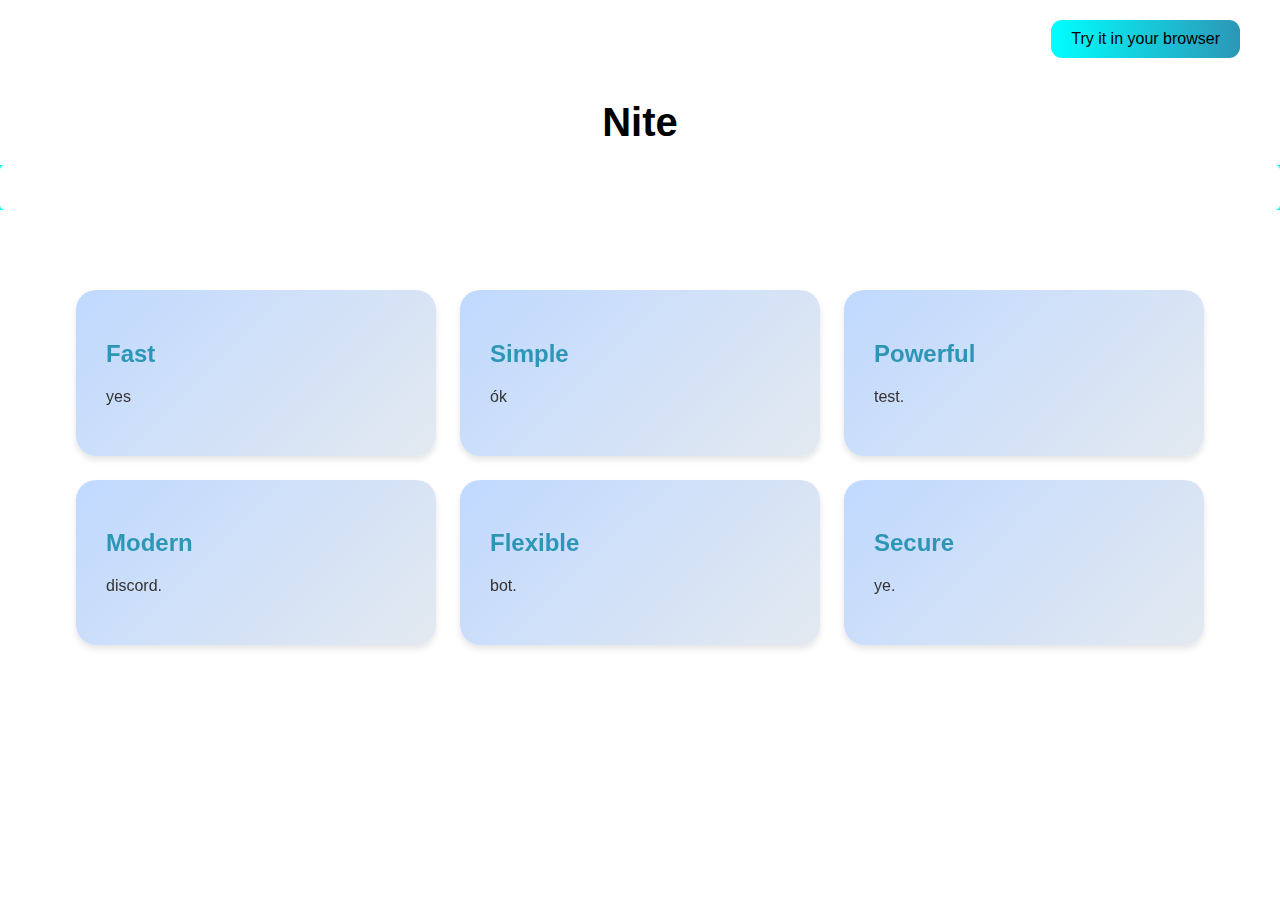
<file: index.html>
<!doctype html>
<html lang="en">
<head>
<meta charset="utf-8" />
<meta name="viewport" content="width=device-width, initial-scale=1" />
<title>Nite</title>
<link rel="stylesheet" href="styles.css">
<link rel="stylesheet" href="https://rsms.me/inter/inter.css">
</head>
<body class="body"></body>
<header class="site-header"></header>
<h1 class="niteTitle">Nite</h1>
<h1 class="niteTitleSub">the fun Discord Bot</h1>
<div class="tryBtn", id="tryBtn">Try it in your browser</div>
</header>
<div class="cards-container">
    <div class="card">
        <h2 class="card-title">Fast</h2>
        <p class="card-description">yes</p>
    </div>
    
    <div class="card">
        <h2 class="card-title">Simple</h2>
        <p class="card-description">ók</p>
    </div>
    
    <div class="card">
        <h2 class="card-title">Powerful</h2>
        <p class="card-description">test.</p>
    </div>
    
    <div class="card">
        <h2 class="card-title">Modern</h2>
        <p class="card-description">discord.</p>
    </div>
    
    <div class="card">
        <h2 class="card-title">Flexible</h2>
        <p class="card-description">bot.</p>
    </div>
    
    <div class="card">
        <h2 class="card-title">Secure</h2>
        <p class="card-description">ye.</p>
    </div>
</div>
<script src="main.js"></script>
</body>
</html>
</file>
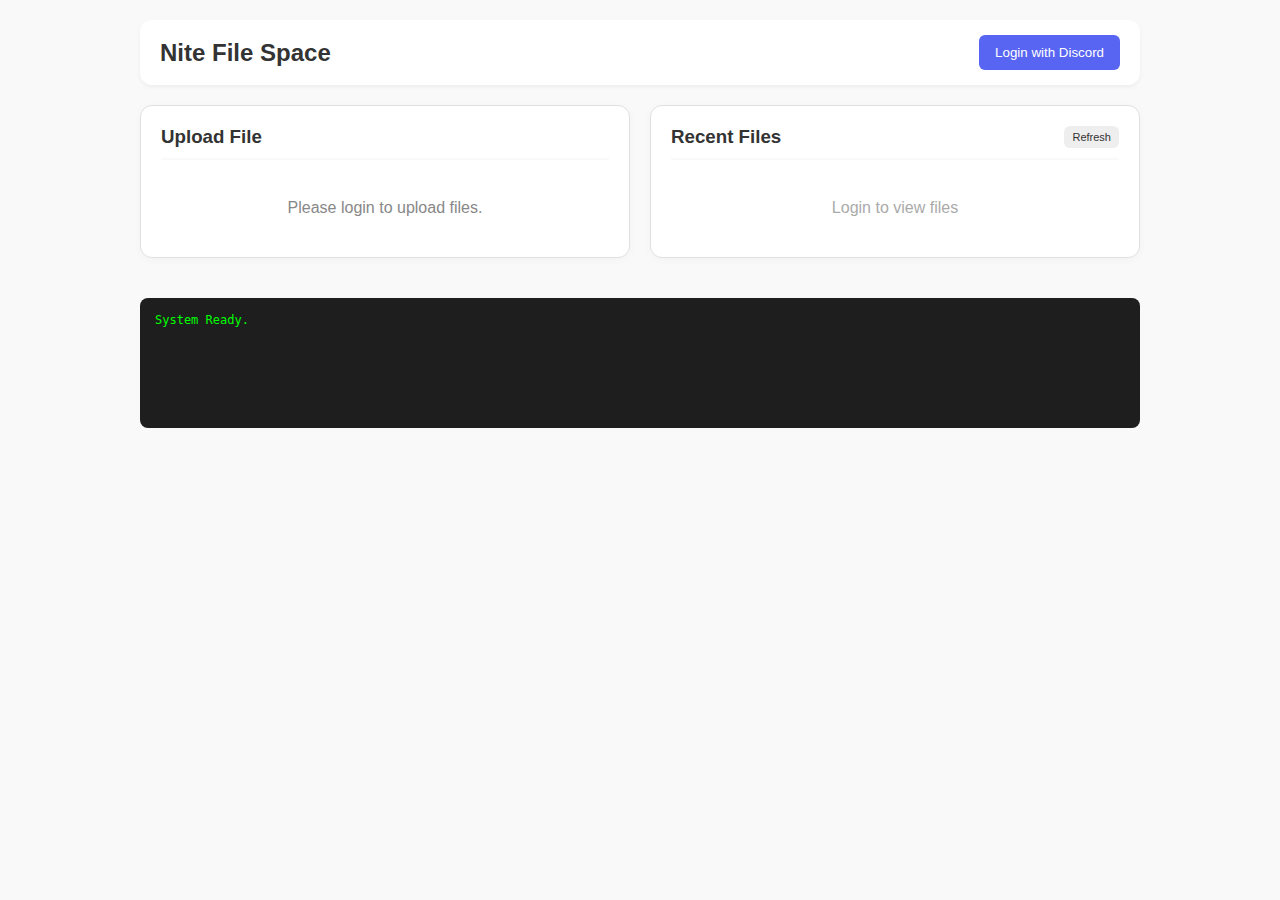
<file: fileService/index.html>
<!doctype html>
<html>
<head>
  <meta charset="utf-8" />
  <meta name="viewport" content="width=device-width, initial-scale=1.0" />
  <title>Nite File Space</title>
  <style>
    :root { --primary: #5865F2; --bg: #f9f9f9; --card: #fff; --border: #e0e0e0; }
    body { font-family: -apple-system, BlinkMacSystemFont, "Segoe UI", Roboto, sans-serif; background: var(--bg); margin: 0; padding: 20px; color: #333; }
    
    /* Layout Framework */
    .app-container { max-width: 1000px; margin: 0 auto; display: flex; flex-direction: column; gap: 20px; }
    .header { display: flex; justify-content: space-between; align-items: center; background: var(--card); padding: 15px 20px; border-radius: 12px; box-shadow: 0 2px 4px rgba(0,0,0,0.05); }
    .main-grid { display: grid; grid-template-columns: 1fr; gap: 20px; }
    
    /* Desktop Split (Tablet+) */
    @media (min-width: 768px) {
      .main-grid { grid-template-columns: 1fr 1fr; align-items: start; }
    }

    /* Cards */
    .card { background: var(--card); padding: 20px; border-radius: 12px; border: 1px solid var(--border); box-shadow: 0 2px 8px rgba(0,0,0,0.03); }
    .card h3 { margin-top: 0; border-bottom: 2px solid var(--bg); padding-bottom: 10px; display: flex; justify-content: space-between; }
    
    /* Components */
    button { background: var(--primary); color: white; border: none; padding: 10px 16px; border-radius: 6px; cursor: pointer; font-weight: 500; transition: opacity 0.2s; }
    button:hover { opacity: 0.9; }
    button.secondary { background: #eee; color: #333; }
    button:disabled { opacity: 0.5; cursor: not-allowed; }
    
    input[type="file"] { width: 100%; margin: 10px 0; padding: 10px; background: var(--bg); border-radius: 6px; }
    
    /* File List */
    .file-list { max-height: 500px; overflow-y: auto; display: flex; flex-direction: column; gap: 8px; }
    .file-item { display: flex; justify-content: space-between; align-items: center; padding: 12px; background: var(--bg); border-radius: 6px; border: 1px solid transparent; }
    .file-item:hover { border-color: #ddd; background: #fff; }
    .file-name { font-size: 14px; font-weight: 500; overflow: hidden; text-overflow: ellipsis; white-space: nowrap; max-width: 60%; }
    
    /* Debug Console */
    #debug { background: #1e1e1e; color: #0f0; padding: 15px; border-radius: 8px; font-family: monospace; font-size: 12px; height: 100px; overflow: auto; margin-top: 20px; }
    .status-badge { font-size: 12px; padding: 4px 8px; border-radius: 12px; background: #eee; }
    .status-badge.online { background: #d1fae5; color: #065f46; }
  </style>
</head>
<body>

<div class="app-container">
  <div class="header">
    <h2 style="margin:0">Nite File Space</h2>
    <div id="authSection">
      <button id="loginBtn">Login with Discord</button>
      <div id="userProfile" style="display:none; align-items:center; gap:10px">
        <span id="username" style="font-weight:600"></span>
        <button id="logoutBtn" class="secondary" style="padding:6px 12px; font-size:13px">Logout</button>
      </div>
    </div>
  </div>

  <div class="main-grid">
    <div class="card">
      <h3>Upload File</h3>
      <div id="uploadZone" style="display:none">
        <p style="color:#666; font-size:14px; margin-bottom:15px">Select a file to chunk and upload securely.</p>
        <input type="file" id="fileInput" />
        <button id="uploadBtn" style="width:100%; margin-top:10px">Upload to Cloud</button>
        <div id="uploadStatus" style="margin-top:15px; font-size:14px; min-height:20px"></div>
      </div>
      <div id="loginPrompt" style="text-align:center; padding:20px; color:#888;">
        Please login to upload files.
      </div>
    </div>

    <div class="card">
      <h3>
        Recent Files 
        <button id="refreshBtn" class="secondary" style="font-size:11px; padding:4px 8px">Refresh</button>
      </h3>
      <div id="fileList" class="file-list">
        <div style="text-align:center; padding:20px; color:#aaa">No files found</div>
      </div>
    </div>
  </div>

  <pre id="debug">System Ready.</pre>
</div>

<script>
const API = "https://nites-file-space.nite-87d.workers.dev";
const ENDPOINTS = {
  auth: `${API}/oauth/start`,
  upload: `${API}/upload`,
  list: `${API}/get_files`,
  download: `${API}/download`
};

// --- DOM Elements ---
const $ = (id) => document.getElementById(id);
const ui = {
  loginBtn: $("loginBtn"),
  logoutBtn: $("logoutBtn"),
  userProfile: $("userProfile"),
  username: $("username"),
  uploadZone: $("uploadZone"),
  loginPrompt: $("loginPrompt"),
  fileInput: $("fileInput"),
  uploadBtn: $("uploadBtn"),
  uploadStatus: $("uploadStatus"),
  fileList: $("fileList"),
  refreshBtn: $("refreshBtn"),
  debug: $("debug")
};

// --- State & Storage ---
let pollTimer = null;
const store = {
  get: () => localStorage.getItem("nite_token"),
  set: (t) => localStorage.setItem("nite_token", t),
  clear: () => localStorage.removeItem("nite_token")
};

const log = (msg) => {
  const text = typeof msg === "object" ? JSON.stringify(msg) : msg;
  ui.debug.textContent = `> ${text}\n${ui.debug.textContent}`;
};

// --- Authentication ---
function updateAuthState() {
  const token = store.get();
  const isLoggedIn = !!token;
  
  ui.loginBtn.style.display = isLoggedIn ? "none" : "block";
  ui.userProfile.style.display = isLoggedIn ? "flex" : "none";
  ui.uploadZone.style.display = isLoggedIn ? "block" : "none";
  ui.loginPrompt.style.display = isLoggedIn ? "none" : "block";
  
  if (isLoggedIn) {
    ui.username.textContent = "User Active"; 
    ui.username.className = "status-badge online";
    startPolling();
  } else {
    stopPolling();
    ui.fileList.innerHTML = '<div style="text-align:center; padding:20px; color:#aaa">Login to view files</div>';
  }
}

ui.loginBtn.onclick = () => {
  const popup = window.open(ENDPOINTS.auth, "discord_oauth", "width=500,height=800");
  if (!popup) return alert("Enable popups");
  
  window.onmessage = (e) => {
    if (e.data?.type === "discord_oauth" && e.data.token) {
      store.set(e.data.token);
      log("Auth Success");
      updateAuthState();
    }
  };
};

ui.logoutBtn.onclick = () => {
  store.clear();
  updateAuthState();
};

// --- File Operations ---
ui.uploadBtn.onclick = async () => {
  const file = ui.fileInput.files[0];
  const token = store.get();
  if (!file || !token) return;

  ui.uploadBtn.disabled = true;
  ui.uploadBtn.textContent = "Uploading...";
  ui.uploadStatus.textContent = "Starting upload stream...";

  const form = new FormData();
  form.append("file", file);

  try {
    const res = await fetch(ENDPOINTS.upload, {
      method: "POST",
      headers: { "x-session-token": token },
      body: form
    });
    const data = await res.json();
    
    if (res.ok) {
      log(`Uploaded: ${file.name}`);
      ui.uploadStatus.innerHTML = `<span style="color:green">✔ Success</span>`;
      ui.fileInput.value = ""; // clear input
      fetchFiles(); // instant refresh
    } else {
      throw new Error(data.error || "Upload failed");
    }
  } catch (e) {
    ui.uploadStatus.innerHTML = `<span style="color:red">✘ ${e.message}</span>`;
    log(e.message);
  } finally {
    ui.uploadBtn.disabled = false;
    ui.uploadBtn.textContent = "Upload to Cloud";
  }
};

async function fetchFiles() {
  const token = store.get();
  if (!token) return;

  try {
    const res = await fetch(ENDPOINTS.list, { headers: { "x-session-token": token } });
    if (!res.ok) return; // Silent fail on polling errors
    
    const files = await res.json();
    renderFiles(files);
  } catch (e) {
    console.error("Poll error", e);
  }
}

function renderFiles(list) {
  if (!list || list.length === 0) {
    ui.fileList.innerHTML = '<div style="text-align:center; padding:20px; color:#aaa">No files yet</div>';
    return;
  }

  // Simple diff: Only redraw if count changes (for demo smoothness)
  // In production, check IDs.
  if (ui.fileList.childElementCount === list.length) return;

  ui.fileList.innerHTML = "";
  list.forEach(file => {
    const el = document.createElement("div");
    el.className = "file-item";
    el.innerHTML = `
      <div class="file-name" title="${file.name}">${file.name}</div>
      <button class="secondary" onclick="downloadFile('${file.index || file.fileId}', '${file.name}')">Download</button>
    `;
    ui.fileList.appendChild(el);
  });
}

window.downloadFile = async (id, name) => {
  const token = store.get();
  if (!token) return alert("Login required");
  
  log(`Downloading ${name}...`);
  try {
    const url = `${ENDPOINTS.download}?id=${encodeURIComponent(id)}`;
    const res = await fetch(url, { headers: { "x-session-token": token } });
    if (!res.ok) throw await res.json();
    
    const blob = await res.blob();
    const link = document.createElement("a");
    link.href = URL.createObjectURL(blob);
    link.download = name;
    link.click();
    log(`Download complete: ${name}`);
  } catch (e) {
    log(`Download error: ${e.message || e}`);
  }
};

// --- Polling Logic ---
function startPolling() {
  stopPolling();
  
  // PC vs Mobile detection
  const isMobile = window.innerWidth < 768;
  const interval = isMobile ? 10000 : 2000;
  
  log(`Polling started: ${isMobile ? "Mobile (10s)" : "PC (2s)"}`);
  
  // Initial fetch
  fetchFiles();
  
  pollTimer = setInterval(fetchFiles, interval);
}

function stopPolling() {
  if (pollTimer) clearInterval(pollTimer);
}

// Handle resize to switch polling modes dynamicallly
let resizeTimeout;
window.addEventListener("resize", () => {
  clearTimeout(resizeTimeout);
  resizeTimeout = setTimeout(() => {
    if (store.get()) startPolling();
  }, 500);
});

ui.refreshBtn.onclick = () => {
  log("Manual refresh");
  fetchFiles();
};

// Init
updateAuthState();
</script>
</body>
</html>
</file>
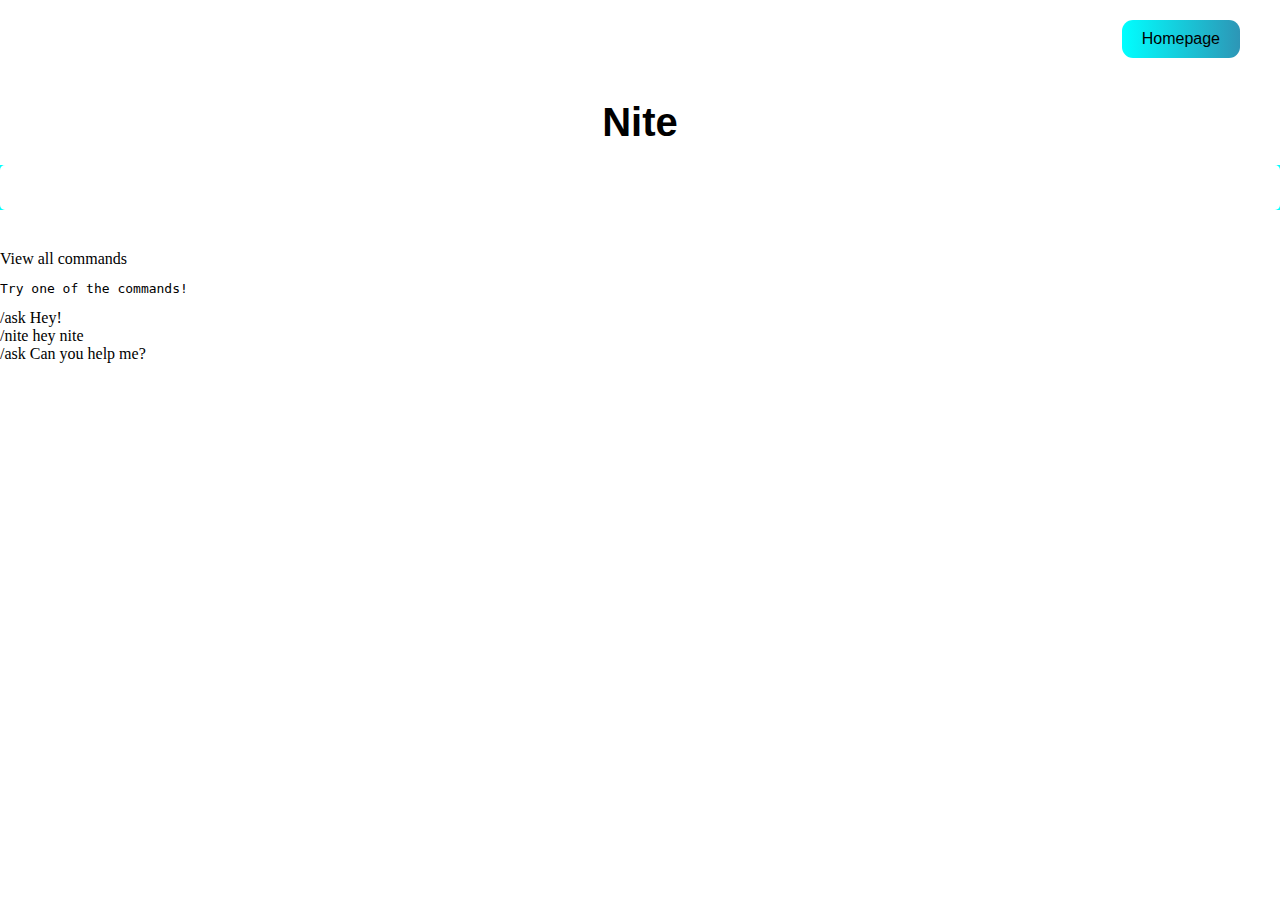
<file: try/index.html>
<!doctype html>
<html lang="en">

<head>
    <meta charset="utf-8" />
    <meta name="viewport" content="width=device-width, initial-scale=1" />
    <title>Nite</title>
    <link rel="stylesheet" href="../styles.css">
    <link rel="stylesheet" href="https://rsms.me/inter/inter.css">
</head>

<body class="body">
    <div id="pageWrapper">
        <header class="site-header"></header>
        <h1 class="niteTitle">Nite</h1>
        <h1 class="niteTitleSub">try Nite <b>online</b></h1>
        <div class="tryBtn" id="tryBtn">Homepage</div>
        <div class="viewAll" id="viewAll">View all commands</div>
        <pre id="output" , class="niteoutput">Try one of the commands!</pre>


        <div class="command-bar">
            <div class="command-item" data-index="0">
                <span class="command-label">Command 1</span>
            </div>
            <div class="command-item" data-index="1">
                <span class="command-label">Command 2</span>
            </div>
            <div class="command-item" data-index="2">
                <span class="command-label">Command 3</span>
            </div>
        </div>
    </div>
    <script src="main.js"></script>
</body>

</html>
</file>
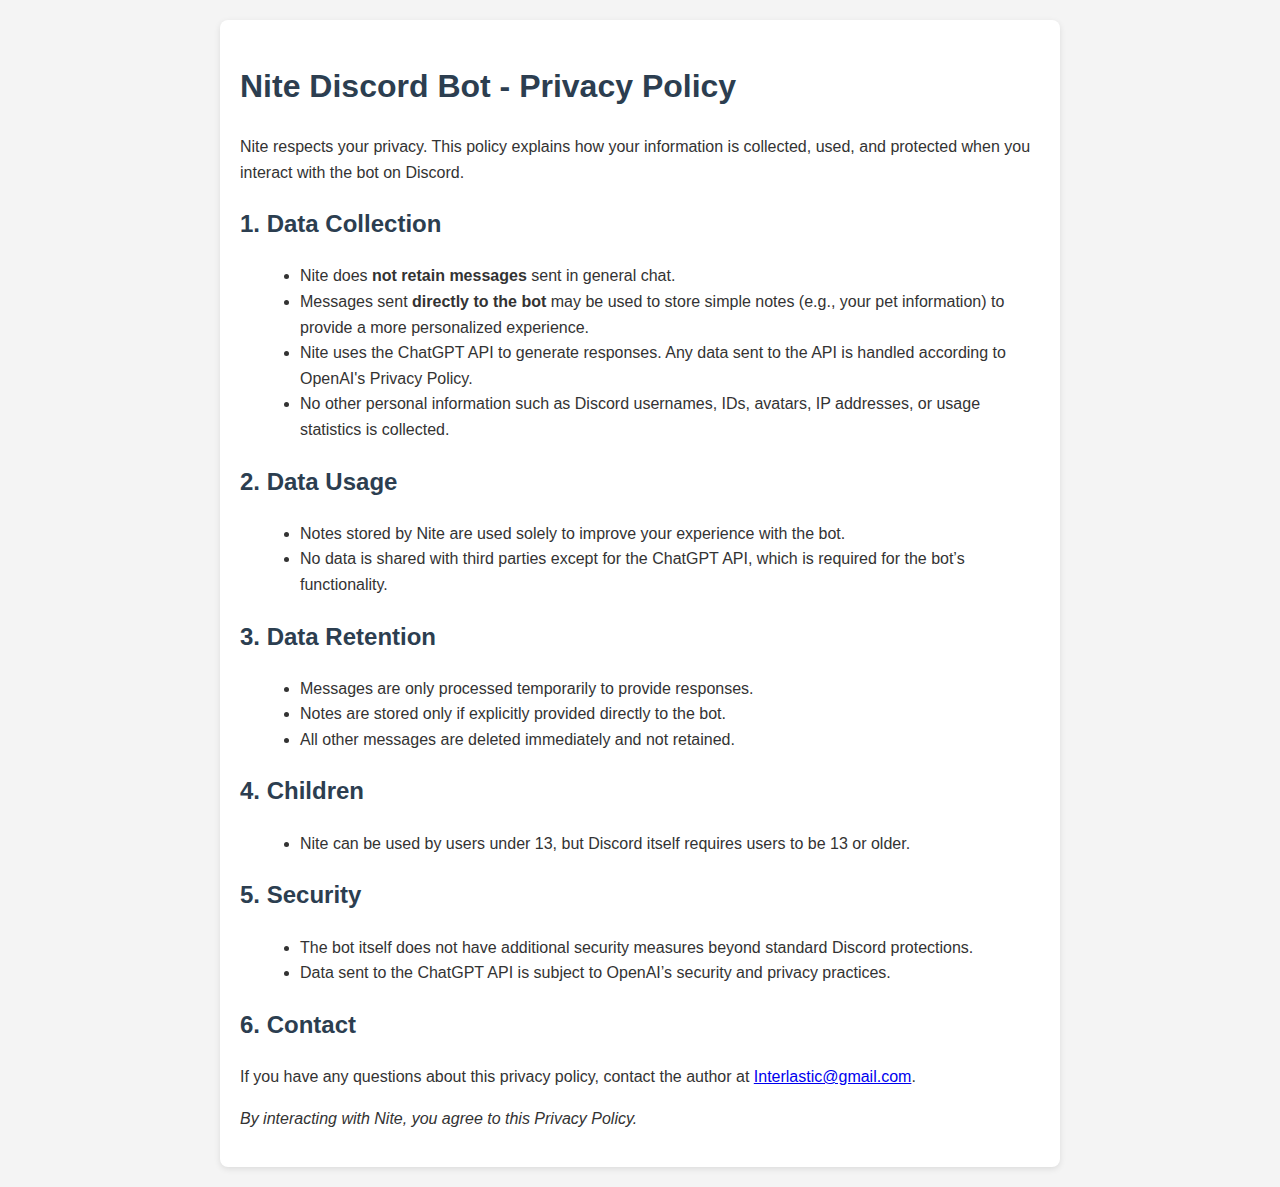
<file: PrivacyPolicy.html>
<!DOCTYPE html>
<html lang="en">
<head>
    <meta charset="UTF-8">
    <meta name="viewport" content="width=device-width, initial-scale=1.0">
    <title>Nite Discord Bot - Privacy Policy</title>
    <style>
        body {
            font-family: Arial, sans-serif;
            margin: 20px;
            line-height: 1.6;
            background-color: #f4f4f4;
            color: #333;
        }
        h1, h2 {
            color: #2c3e50;
        }
        .container {
            max-width: 800px;
            margin: auto;
            background: #fff;
            padding: 20px;
            border-radius: 8px;
            box-shadow: 0 2px 6px rgba(0,0,0,0.1);
        }
        ul {
            margin-left: 20px;
        }
    </style>
</head>
<body>
    <div class="container">
        <h1>Nite Discord Bot - Privacy Policy</h1>
        <p>Nite respects your privacy. This policy explains how your information is collected, used, and protected when you interact with the bot on Discord.</p>

        <h2>1. Data Collection</h2>
        <ul>
            <li>Nite does <strong>not retain messages</strong> sent in general chat.</li>
            <li>Messages sent <strong>directly to the bot</strong> may be used to store simple notes (e.g., your pet information) to provide a more personalized experience.</li>
            <li>Nite uses the ChatGPT API to generate responses. Any data sent to the API is handled according to OpenAI's Privacy Policy.</li>
            <li>No other personal information such as Discord usernames, IDs, avatars, IP addresses, or usage statistics is collected.</li>
        </ul>

        <h2>2. Data Usage</h2>
        <ul>
            <li>Notes stored by Nite are used solely to improve your experience with the bot.</li>
            <li>No data is shared with third parties except for the ChatGPT API, which is required for the bot’s functionality.</li>
        </ul>

        <h2>3. Data Retention</h2>
        <ul>
            <li>Messages are only processed temporarily to provide responses.</li>
            <li>Notes are stored only if explicitly provided directly to the bot.</li>
            <li>All other messages are deleted immediately and not retained.</li>
        </ul>

        <h2>4. Children</h2>
        <ul>
            <li>Nite can be used by users under 13, but Discord itself requires users to be 13 or older.</li>
        </ul>

        <h2>5. Security</h2>
        <ul>
            <li>The bot itself does not have additional security measures beyond standard Discord protections.</li>
            <li>Data sent to the ChatGPT API is subject to OpenAI’s security and privacy practices.</li>
        </ul>

        <h2>6. Contact</h2>
        <p>If you have any questions about this privacy policy, contact the author at <a href="mailto:Interlastic@gmail.com">Interlastic@gmail.com</a>.</p>

        <p><em>By interacting with Nite, you agree to this Privacy Policy.</em></p>
    </div>
</body>
</html>
</file>
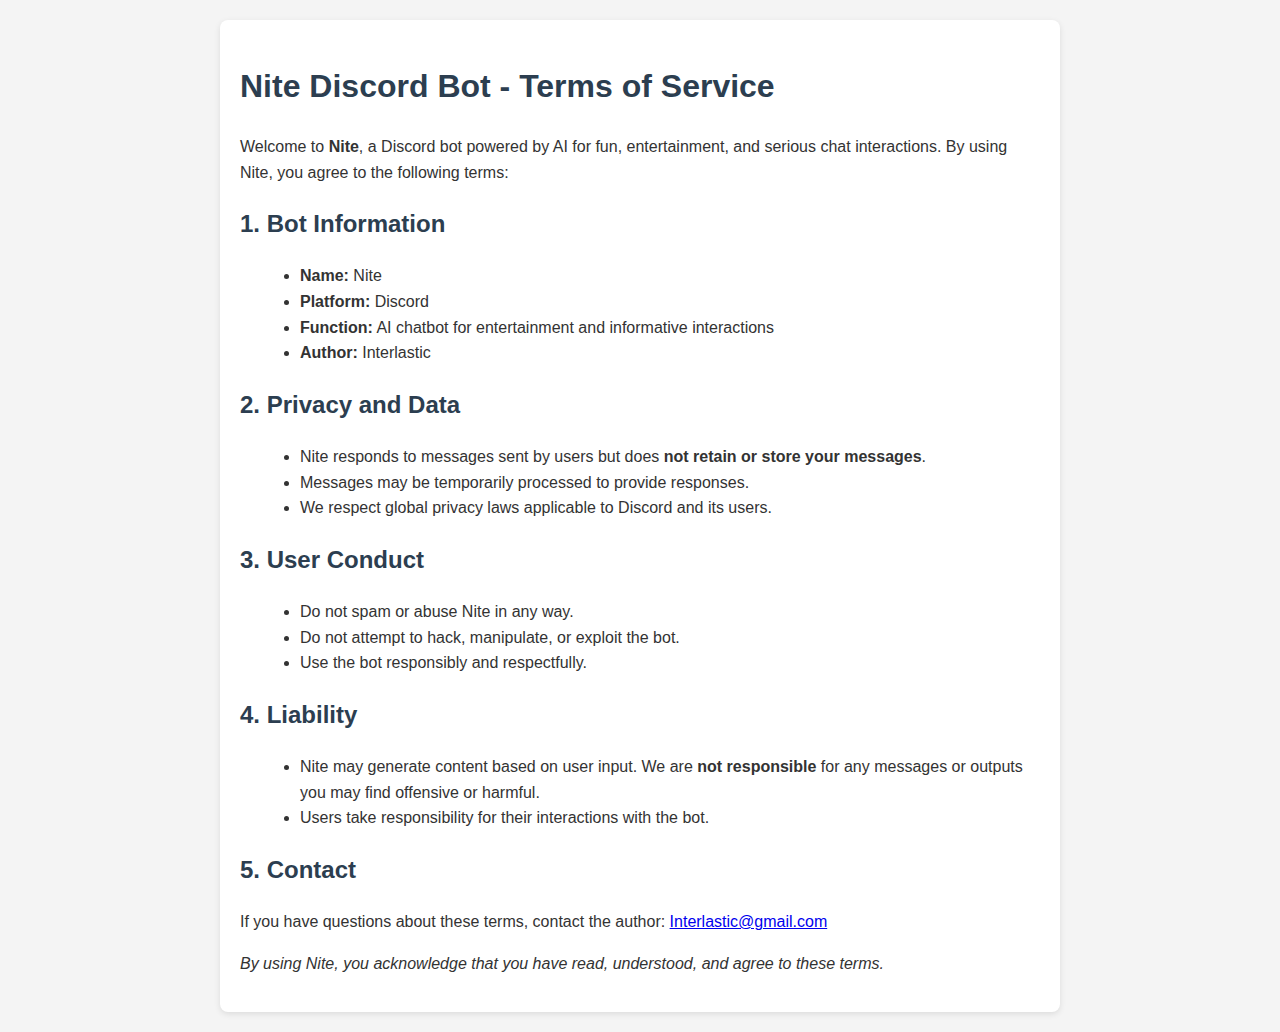
<file: TermsOfService.html>
<!DOCTYPE html>
<html lang="en">
<head>
    <meta charset="UTF-8">
    <meta name="viewport" content="width=device-width, initial-scale=1.0">
    <title>Nite Discord Bot - Terms of Service</title>
    <style>
        body {
            font-family: Arial, sans-serif;
            margin: 20px;
            line-height: 1.6;
            background-color: #f4f4f4;
            color: #333;
        }
        h1, h2 {
            color: #2c3e50;
        }
        .container {
            max-width: 800px;
            margin: auto;
            background: #fff;
            padding: 20px;
            border-radius: 8px;
            box-shadow: 0 2px 6px rgba(0,0,0,0.1);
        }
        ul {
            margin-left: 20px;
        }
    </style>
</head>
<body>
    <div class="container">
        <h1>Nite Discord Bot - Terms of Service</h1>
        <p>Welcome to <strong>Nite</strong>, a Discord bot powered by AI for fun, entertainment, and serious chat interactions. By using Nite, you agree to the following terms:</p>
        
        <h2>1. Bot Information</h2>
        <ul>
            <li><strong>Name:</strong> Nite</li>
            <li><strong>Platform:</strong> Discord</li>
            <li><strong>Function:</strong> AI chatbot for entertainment and informative interactions</li>
            <li><strong>Author:</strong> Interlastic</li>
        </ul>

        <h2>2. Privacy and Data</h2>
        <ul>
            <li>Nite responds to messages sent by users but does <strong>not retain or store your messages</strong>.</li>
            <li>Messages may be temporarily processed to provide responses.</li>
            <li>We respect global privacy laws applicable to Discord and its users.</li>
        </ul>

        <h2>3. User Conduct</h2>
        <ul>
            <li>Do not spam or abuse Nite in any way.</li>
            <li>Do not attempt to hack, manipulate, or exploit the bot.</li>
            <li>Use the bot responsibly and respectfully.</li>
        </ul>

        <h2>4. Liability</h2>
        <ul>
            <li>Nite may generate content based on user input. We are <strong>not responsible</strong> for any messages or outputs you may find offensive or harmful.</li>
            <li>Users take responsibility for their interactions with the bot.</li>
        </ul>

        <h2>5. Contact</h2>
        <p>If you have questions about these terms, contact the author: <a href="mailto:Interlastic@gmail.com">Interlastic@gmail.com</a></p>

        <p><em>By using Nite, you acknowledge that you have read, understood, and agree to these terms.</em></p>
    </div>
</body>
</html>
</file>
<file: styles.css>
.body {
    background-color: #ffffff;
    z-index: 0;
    margin: 0;
    padding: 0;
    min-height: 100vh;
}
.site-header {
    position: relative;
    width: 100%;
    padding: 20px 0;
}
.tryBtn {
    color: #000000;
    background-image: linear-gradient(90deg, cyan, rgb(45, 150, 182), cyan);
    text-align: center;
    width: fit-content;
    padding: 10px 20px;
    border-radius: 11px;
    position: absolute;
    top: 20px;
    right: 40px;
    display: block;
    user-select: none;
    font-family: 'Inter', sans-serif;
    font-weight: 300;
    transform: scale(1);
    transition: color 0.2s, transform 0.2s, background-position-x 14s linear;
    background-size: 200%;
}
.tryBtn:hover {
    transform: scale(1.2);
    cursor: pointer;
    background-position-x: 500px;
}
.niteTitle {
    text-align: center;
    position: relative;
    font-size: 40px;
    font-family: 'Inter', sans-serif;
    font-weight: 800;
    margin: 60px 0 20px 0;
}
.niteTitleSub {
    text-align: center;
    position: relative;
    font-size: 40px;
    font-family: 'Inter', sans-serif;
    font-weight: 800;
    margin: 0px 0px 40px 0px;
    background-image: linear-gradient(90deg, cyan, rgb(45, 150, 182), cyan);
}

.niteTitleSub::after {
    content: '';
    position: absolute;
    top: 0;
    left: 0;
    width: 100%;
    height: 100%;
    background: white; /* Match your page background */
    border-radius: 5px;
    animation: slideOut 3.2s forwards;
}

@keyframes slideOut {
    to {
        transform: translateX(100%);
    }
}

.cards-container {
    display: flex;
    flex-wrap: wrap;
    gap: 24px;
    max-width: 1200px;
    margin: 0 auto;
    padding: 40px 20px;
    justify-content: center;
}
.card {
    background: linear-gradient(135deg, #c0d9ff 0%, #e3e9f0 100%);
    border-radius: 20px;
    padding: 30px;
    width: 300px;
    box-shadow: 0 4px 6px rgba(0, 0, 0, 0.1);
    transition: box-shadow 0.3s;
    font-family: 'Inter', sans-serif;
    transform-style: preserve-3d;
}
.card:hover {
    transform: translateY(-5px);
    box-shadow: 0 8px 15px rgba(0, 0, 0, 0.15);
}
.card-title {
    font-size: 24px;
    font-weight: 600;
    margin-bottom: 12px;
    color: #2d96b6;
}
.card-description {
    font-size: 16px;
    font-weight: 300;
    color: #333;
    line-height: 1.6;
}
</file>
